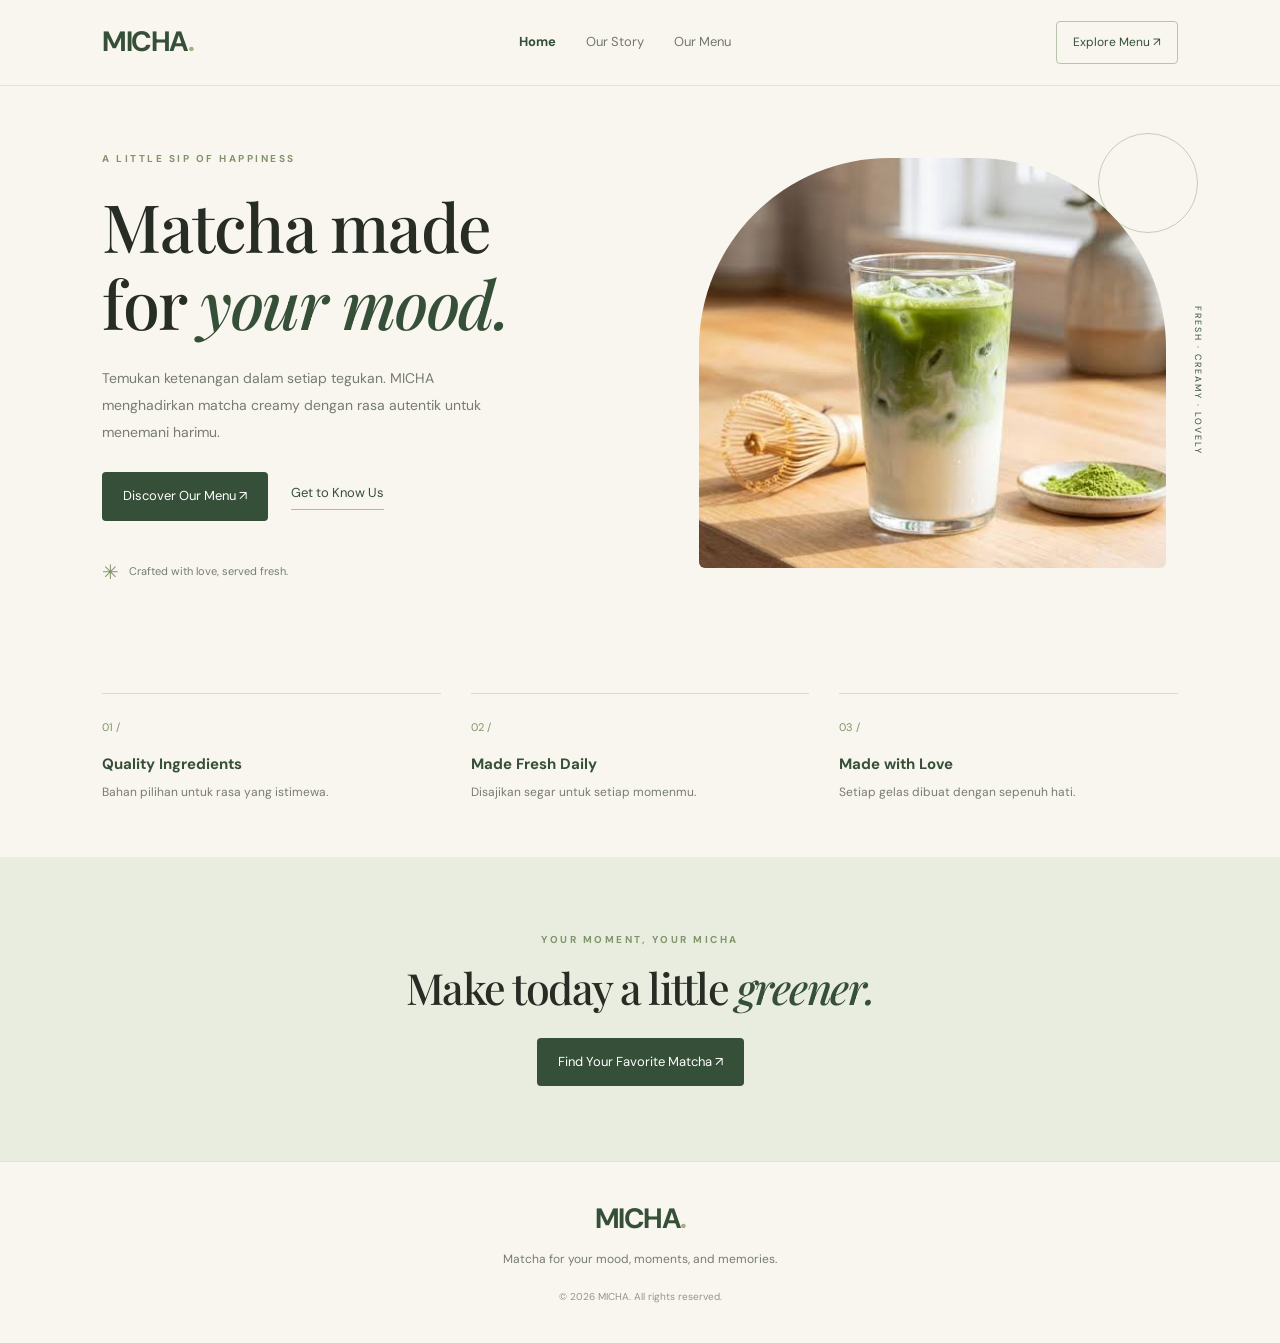
<file: index.html>
<!DOCTYPE html>
<html lang="en">
<head>
    <meta charset="UTF-8">
    <meta name="viewport" content="width=device-width, initial-scale=1.0">
    <title>MICHA for Your Mood</title>
    <link rel="stylesheet" href="style.css">
</head>
<body>

<header class="navbar">
    <a href="index.html" class="logo">MICHA<span>.</span></a>
    <nav>
        <a href="index.html" class="active">Home</a>
        <a href="profil.html">Our Story</a>
        <a href="produk.html">Our Menu</a>
    </nav>
    <a href="produk.html" class="nav-button">Explore Menu ↗</a>
</header>

<main>
    <section class="hero">
        <div class="hero-content">
            <p class="eyebrow">A LITTLE SIP OF HAPPINESS</p>
            <h1>Matcha made<br>for <span>your mood.</span></h1>
            <p class="hero-description">
                Temukan ketenangan dalam setiap tegukan.
                MICHA menghadirkan matcha creamy dengan
                rasa autentik untuk menemani harimu.
            </p>
            <div class="hero-buttons">
                <a href="produk.html" class="button-primary">Discover Our Menu ↗</a>
                <a href="profil.html" class="button-text">Get to Know Us</a>
            </div>
            <div class="hero-note">
                <span>✳</span> Crafted with love, served fresh.
            </div>
        </div>

        <div class="hero-visual">
            <div class="circle-decoration"></div>
            <img
                src="img/latte.jpeg"
                alt="Minuman matcha MICHA"
                class="hero-photo">
            <span class="vertical-text">FRESH · CREAMY · LOVELY</span>
        </div>
    </section>

    <section class="benefits">
        <div class="benefit">
            <span class="benefit-number">01 /</span>
            <h3>Quality Ingredients</h3>
            <p>Bahan pilihan untuk rasa yang istimewa.</p>
        </div>
        <div class="benefit">
            <span class="benefit-number">02 /</span>
            <h3>Made Fresh Daily</h3>
            <p>Disajikan segar untuk setiap momenmu.</p>
        </div>
        <div class="benefit">
            <span class="benefit-number">03 /</span>
            <h3>Made with Love</h3>
            <p>Setiap gelas dibuat dengan sepenuh hati.</p>
        </div>
    </section>

    <section class="home-cta">
        <p class="eyebrow">YOUR MOMENT, YOUR MICHA</p>
        <h2>Make today a little <em>greener.</em></h2>
        <a href="produk.html" class="button-primary">Find Your Favorite Matcha ↗</a>
    </section>
</main>

<footer>
    <a href="index.html" class="logo footer-logo">MICHA<span>.</span></a>
    <p>Matcha for your mood, moments, and memories.</p>
    <small>© 2026 MICHA. All rights reserved.</small>
</footer>

</body>
</html>
</file>
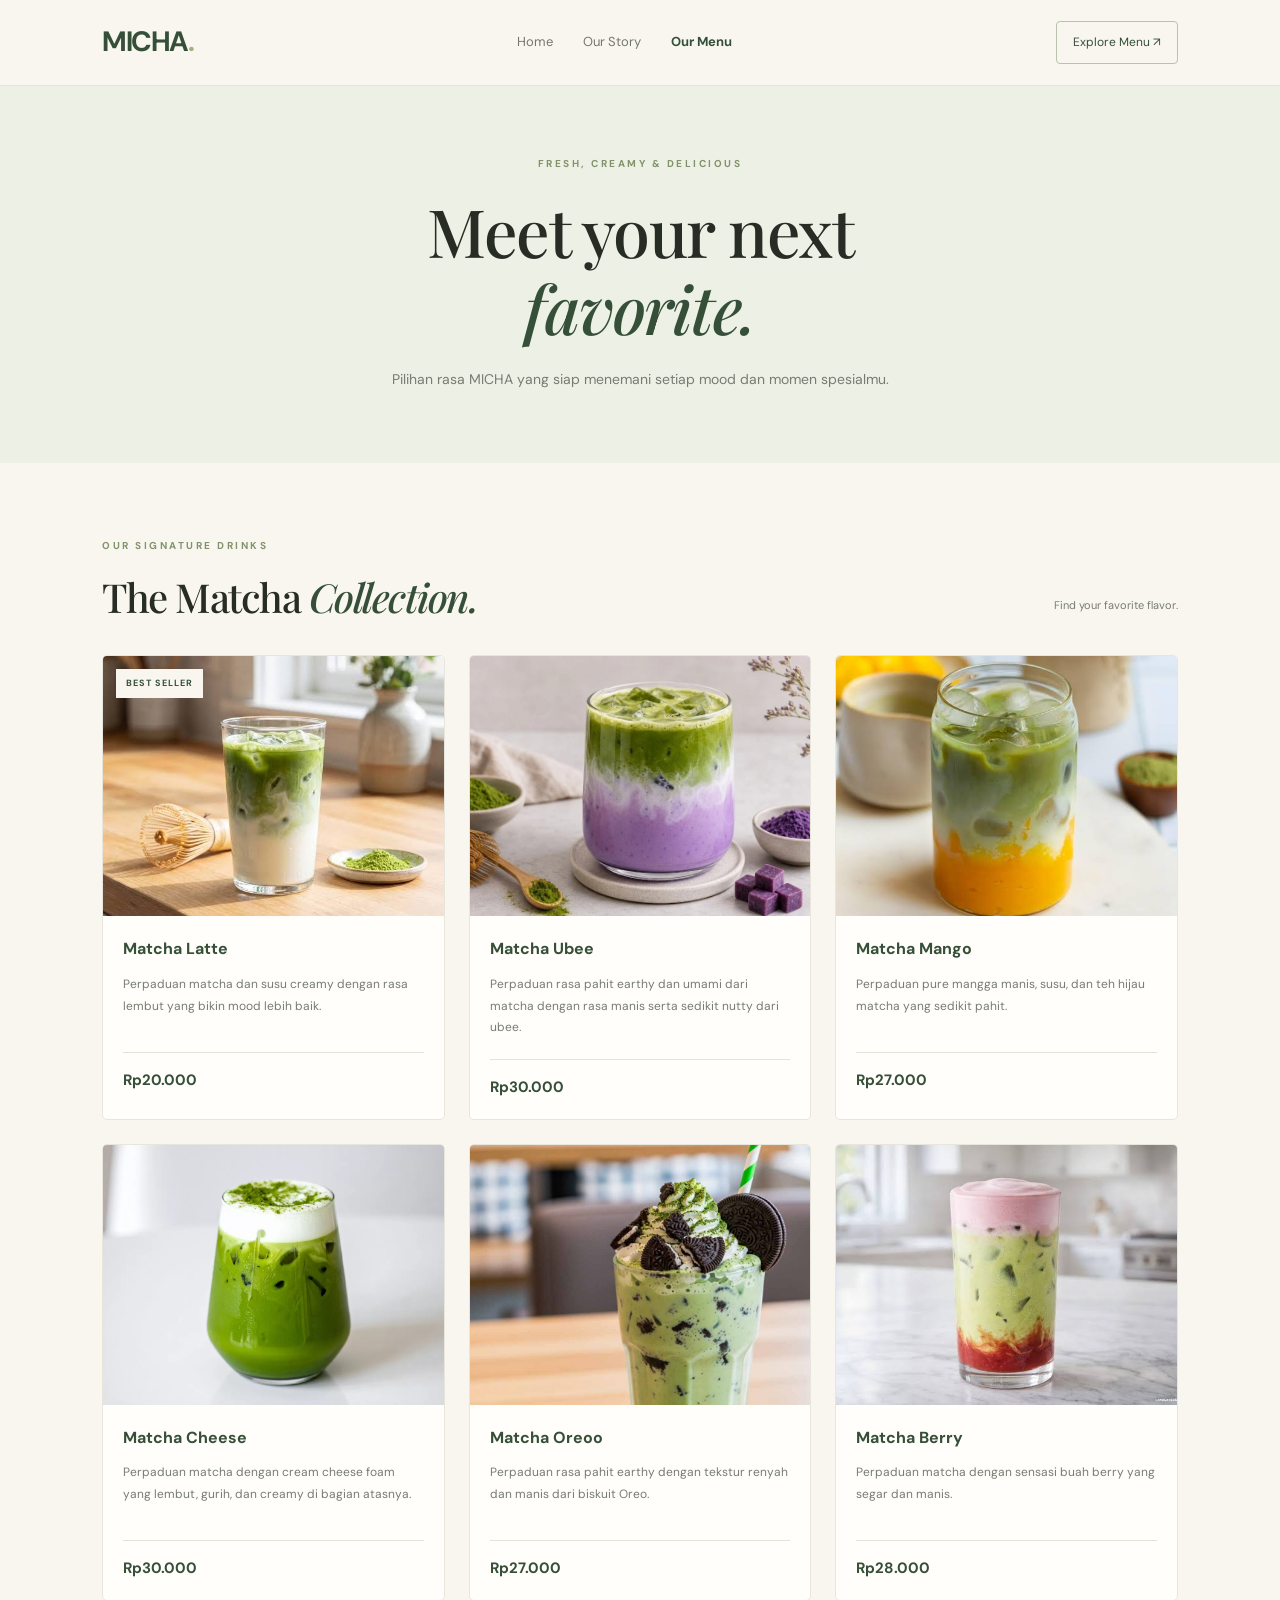
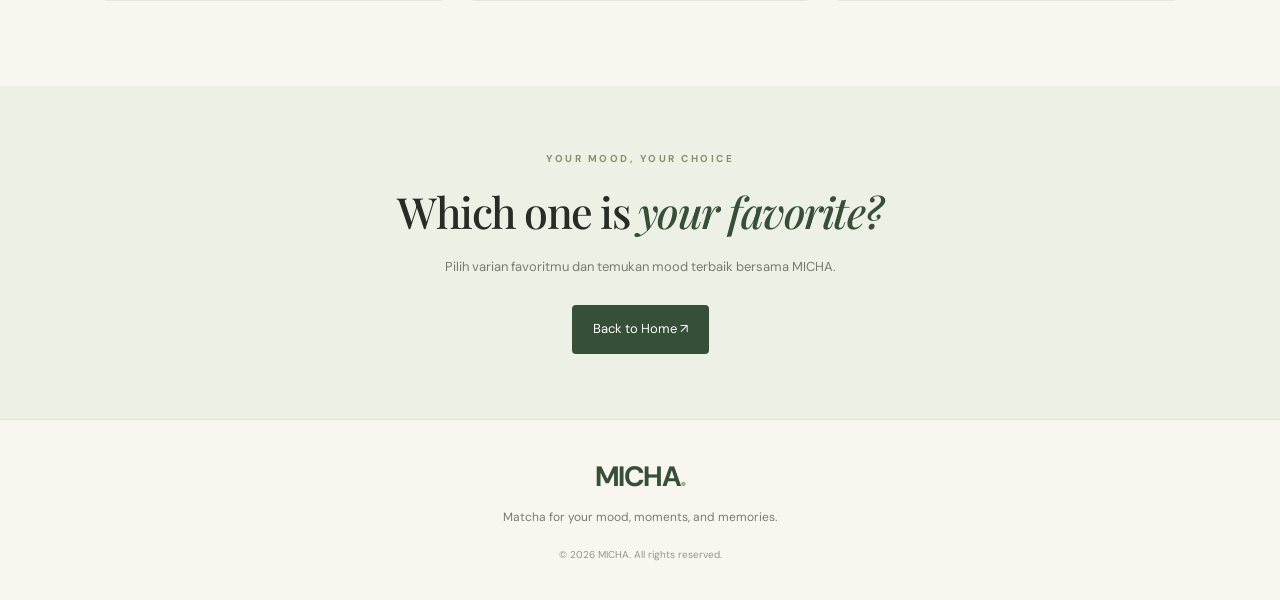
<file: produk.html>
<!DOCTYPE html>
<html lang="en">
<head>
    <meta charset="UTF-8">
    <meta name="viewport" content="width=device-width, initial-scale=1.0">
    <title>Our Menu - MICHA</title>
    <link rel="stylesheet" href="style.css">
</head>
<body>

<header class="navbar">
    <a href="index.html" class="logo">MICHA<span>.</span></a>
    <nav>
        <a href="index.html">Home</a>
        <a href="profil.html">Our Story</a>
        <a href="produk.html" class="active">Our Menu</a>
    </nav>
    <a href="#menu" class="nav-button">Explore Menu ↗</a>
</header>

<main>
    <section class="page-heading menu-heading">
        <p class="eyebrow">FRESH, CREAMY & DELICIOUS</p>
        <h1>Meet your next<br><span>favorite.</span></h1>
        <p>Pilihan rasa MICHA yang siap menemani
        setiap mood dan momen spesialmu.</p>
    </section>

    <section class="menu-section" id="menu">
        <div class="menu-top">
            <div>
                <p class="eyebrow">OUR SIGNATURE DRINKS</p>
                <h2>The Matcha <em>Collection.</em></h2>
            </div>
            <p class="menu-caption">Find your favorite flavor.</p>
        </div>

        <div class="product-grid">

            <!-- MATCHA LATTE -->
            <article class="product-card">
                <div class="product-image">
                    <img
                        src="img/latte.jpeg"
                        alt="MICHA Matcha Latte">
                    <span class="product-tag">BEST SELLER</span>
                </div>
                <div class="product-info">
                    <div class="product-name">
                        <h3>Matcha Latte</h3>
                    </div>
                    <p>Perpaduan matcha dan susu creamy dengan rasa lembut yang bikin mood lebih baik.</p>
                    <div class="product-bottom">
                        <strong>Rp20.000</strong>
                    </div>
                </div>
            </article>

            <!-- MATCHA UBEE -->
            <article class="product-card">
                <div class="product-image ubee-image">
                    <img
                        src="img/ubee.jpeg"
                        alt="MICHA Matcha Ubee">
                </div>
                <div class="product-info">
                    <div class="product-name">
                        <h3>Matcha Ubee</h3>
                    </div>
                    <p>Perpaduan rasa pahit earthy dan umami dari matcha dengan rasa manis serta sedikit nutty dari ubee.</p>
                    <div class="product-bottom">
                        <strong>Rp30.000</strong>
                    </div>
                </div>
            </article>

            <!-- MATCHA MANGGO -->
            <article class="product-card">
                <div class="product-image mango-image">
                    <img
                        src="img/mangga.jpg"
                        alt="MICHA Matcha Mango">
                </div>
                <div class="product-info">
                    <div class="product-name">
                        <h3>Matcha Mango</h3>
                    </div>
                    <p>Perpaduan pure mangga manis, susu, dan teh hijau matcha yang sedikit pahit.</p>
                    <div class="product-bottom">
                        <strong>Rp27.000</strong>
                    </div>
                </div>
            </article>

            <!-- MATCHA CHEESE -->
            <article class="product-card">
                <div class="product-image cheese-image">
                    <img
                        src="img/cheesee.webp"
                        alt="MICHA Matcha Cheese">
                </div>
                <div class="product-info">
                    <div class="product-name">
                        <h3>Matcha Cheese</h3>
                    </div>
                    <p>Perpaduan matcha dengan cream cheese foam yang lembut, gurih, dan creamy di bagian atasnya.</p>
                    <div class="product-bottom">
                        <strong>Rp30.000</strong>
                    </div>
                </div>
            </article>

            <!-- MATCHA OREO -->
            <article class="product-card">
                <div class="product-image oreo-image">
                    <img
                        src="img/oreo.jpg"
                        alt="MICHA Matcha Oreo">
                </div>
                <div class="product-info">
                    <div class="product-name">
                        <h3>Matcha Oreoo</h3>
                    </div>
                    <p>Perpaduan rasa pahit earthy dengan tekstur renyah dan manis dari biskuit Oreo.</p>
                    <div class="product-bottom">
                        <strong>Rp27.000</strong>
                    </div>
                </div>
            </article>

            <!-- MATCHA BERRY -->
            <article class="product-card">
                <div class="product-image berry-image">
                    <img
                        src="img/berry.jpeg"
                        alt="MICHA Matcha Berry">
                </div>
                <div class="product-info">
                    <div class="product-name">
                        <h3>Matcha Berry</h3>
                    </div>
                    <p>Perpaduan matcha dengan sensasi buah berry yang segar dan manis.</p>
                    <div class="product-bottom">
                        <strong>Rp28.000</strong>
                    </div>
                </div>
            </article>

        </div>
    </section>

    <section class="order-info" id="order-info">
        <p class="eyebrow">YOUR MOOD, YOUR CHOICE</p>
        <h2>Which one is <em>your favorite?</em></h2>
        <p>Pilih varian favoritmu dan temukan mood terbaik
        bersama MICHA.</p>
        <a href="index.html" class="button-primary">Back to Home ↗</a>
    </section>
</main>

<footer>
    <a href="index.html" class="logo footer-logo">MICHA<span>.</span></a>
    <p>Matcha for your mood, moments, and memories.</p>
    <small>© 2026 MICHA. All rights reserved.</small>
</footer>

</body>
</html>
</file>
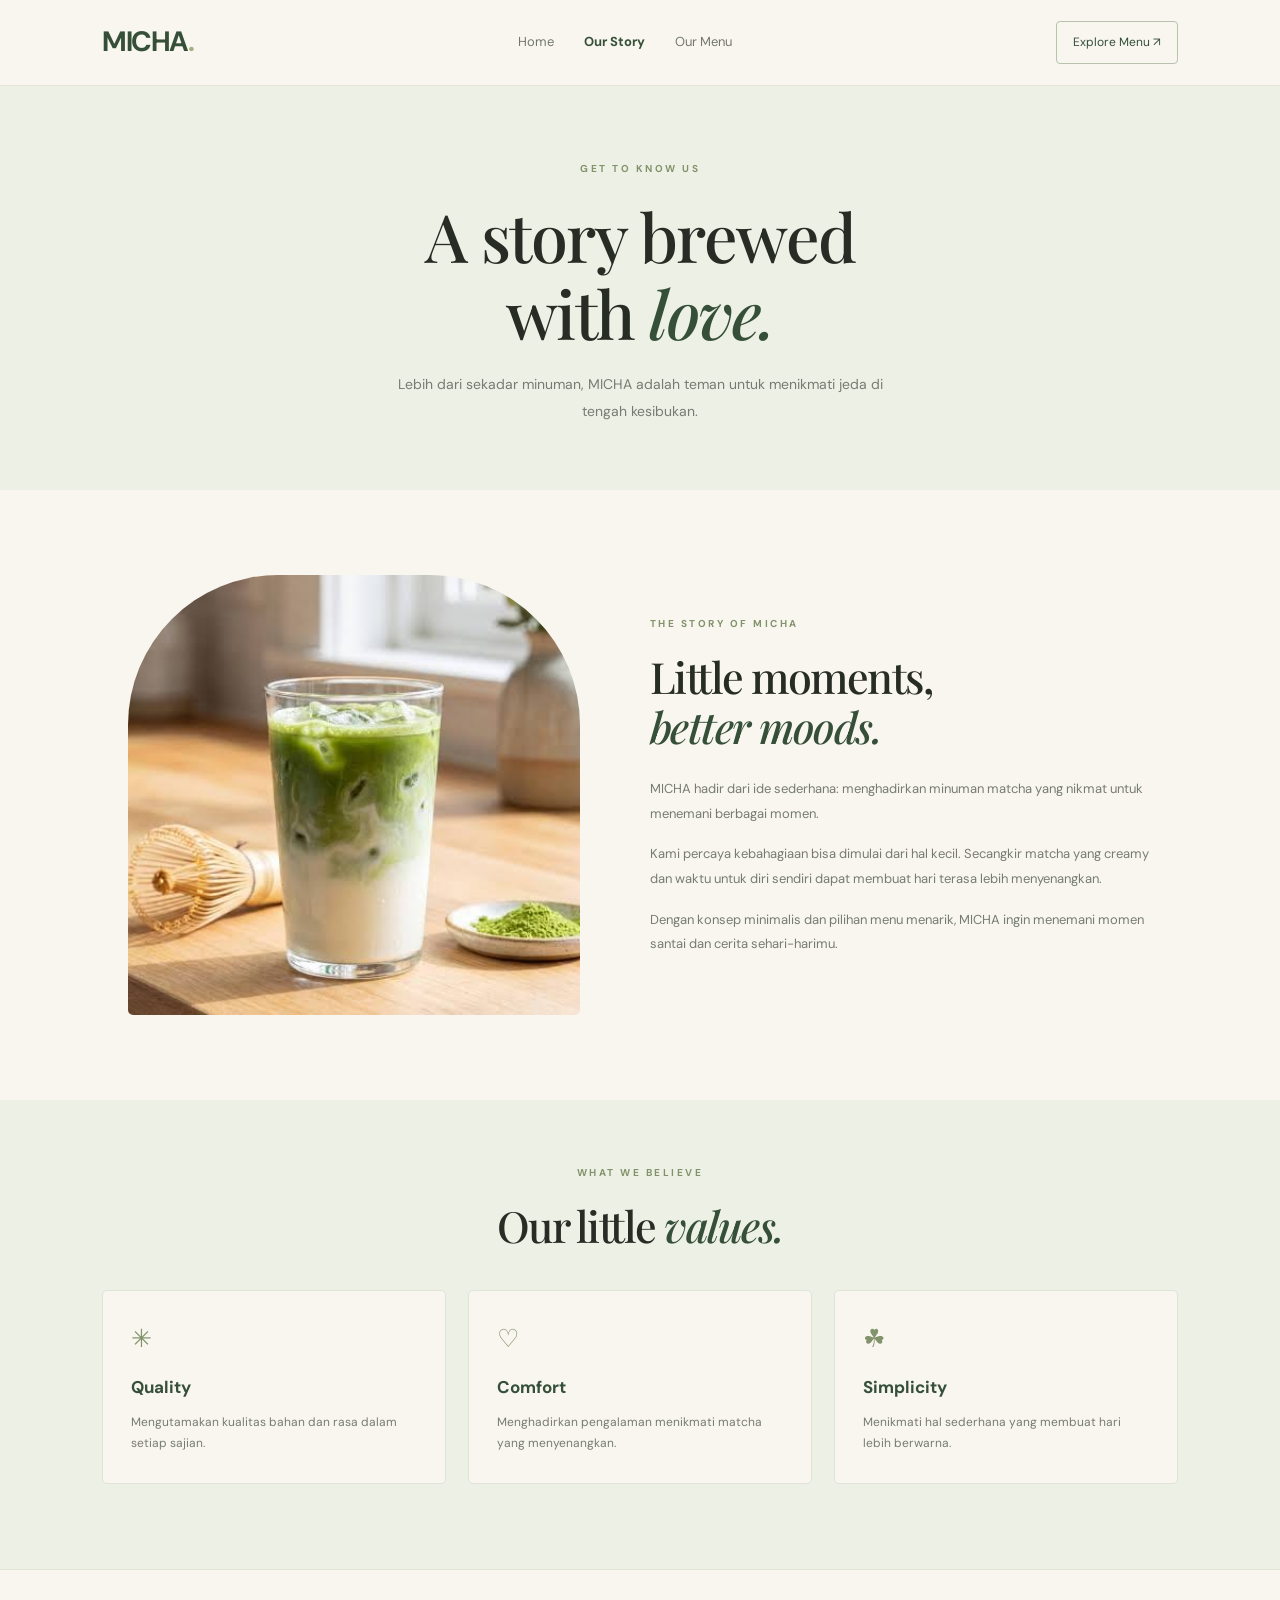
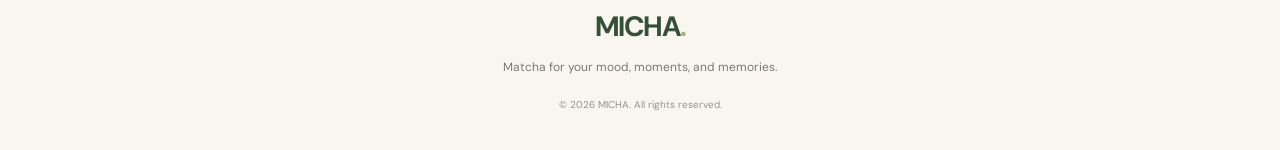
<file: profil.html>
<!DOCTYPE html>
<html lang="id">
<head>
    <meta charset="UTF-8">
    <meta name="viewport" content="width=device-width, initial-scale=1.0">
    <title>Our Story - MICHA</title>
    <link rel="stylesheet" href="style.css">
</head>
<body>

<header class="navbar">
    <a href="index.html" class="logo">MICHA<span>.</span></a>
    <nav>
        <a href="index.html">Home</a>
        <a href="profil.html" class="active">Our Story</a>
        <a href="produk.html">Our Menu</a>
    </nav>
    <a href="produk.html" class="nav-button">Explore Menu ↗</a>
</header>

<main>
    <section class="page-heading">
        <p class="eyebrow">GET TO KNOW US</p>
        <h1>A story brewed<br>with <span>love.</span></h1>
        <p>Lebih dari sekadar minuman, MICHA adalah teman
        untuk menikmati jeda di tengah kesibukan.</p>
    </section>

    <section class="story-section">
        <div class="story-image">
            <img
                src="img/latte.jpeg"
                alt="Minuman matcha MICHA">
        </div>

        <div class="story-content">
            <p class="eyebrow">THE STORY OF MICHA</p>
            <h2>Little moments,<br><em>better moods.</em></h2>
            <p>MICHA hadir dari ide sederhana: menghadirkan
            minuman matcha yang nikmat untuk menemani berbagai momen.</p>
            <p>Kami percaya kebahagiaan bisa dimulai dari hal kecil.
            Secangkir matcha yang creamy dan waktu untuk diri sendiri
            dapat membuat hari terasa lebih menyenangkan.</p>
            <p>Dengan konsep minimalis dan pilihan menu menarik,
            MICHA ingin menemani momen santai dan cerita sehari-harimu.</p>
        </div>
    </section>

    <section class="values-section">
        <div class="section-title">
            <p class="eyebrow">WHAT WE BELIEVE</p>
            <h2>Our little <em>values.</em></h2>
        </div>

        <div class="values-grid">
            <article class="value-card">
                <span>✳</span>
                <h3>Quality</h3>
                <p>Mengutamakan kualitas bahan dan rasa dalam setiap sajian.</p>
            </article>

            <article class="value-card">
                <span>♡</span>
                <h3>Comfort</h3>
                <p>Menghadirkan pengalaman menikmati matcha yang menyenangkan.</p>
            </article>

            <article class="value-card">
                <span>☘</span>
                <h3>Simplicity</h3>
                <p>Menikmati hal sederhana yang membuat hari lebih berwarna.</p>
            </article>
        </div>
    </section>
</main>

<footer>
    <a href="index.html" class="logo footer-logo">MICHA<span>.</span></a>
    <p>Matcha for your mood, moments, and memories.</p>
    <small>© 2026 MICHA. All rights reserved.</small>
</footer>

</body>
</html>
</file>
<file: style.css>
@import url('https://fonts.googleapis.com/css2?family=DM+Sans:wght@400;500;600;700&family=Playfair+Display:ital,wght@0,500;0,600;0,700;1,500;1,600&display=swap');

:root {
    --green: #354f38;
    --green-light: #82936b;
    --cream: #f8f6ef;
    --white: #ffffff;
    --dark: #272c25;
    --muted: #777c72;
    --border: #e4e3d8;
}

* {
    margin: 0;
    padding: 0;
    box-sizing: border-box;
}

html {
    scroll-behavior: smooth;
}

body {
    font-family: 'DM Sans', sans-serif;
    background: var(--cream);
    color: var(--dark);
    line-height: 1.6;
}

img {
    max-width: 100%;
}

a {
    -webkit-tap-highlight-color: transparent;
}

/* NAVIGATION */

.navbar {
    min-height: 86px;
    padding: 20px 8%;
    display: flex;
    justify-content: space-between;
    align-items: center;
    gap: 25px;
    border-bottom: 1px solid var(--border);
    background: var(--cream);
}

.logo {
    color: var(--green);
    font-size: 28px;
    font-weight: 700;
    letter-spacing: -1.5px;
    text-decoration: none;
}

.logo span {
    color: #a2b184;
}

.navbar nav {
    display: flex;
    align-items: center;
    flex-wrap: wrap;
    gap: 30px;
}

.navbar nav a {
    text-decoration: none;
    color: #73786e;
    font-size: 13px;
    transition: color 0.2s;
}

.navbar nav a:hover,
.navbar nav a.active {
    color: var(--green);
    font-weight: 700;
}

.nav-button {
    display: inline-block;
    color: var(--green);
    border: 1px solid #b9c2ad;
    padding: 11px 16px;
    text-decoration: none;
    font-size: 12px;
    border-radius: 4px;
    transition: 0.2s;
}

.nav-button:hover {
    background: var(--green);
    color: white;
}

/* BUTTONS */

.button-primary {
    display: inline-block;
    background: var(--green);
    color: white;
    text-decoration: none;
    padding: 14px 21px;
    font-size: 13px;
    border-radius: 4px;
    transition: 0.25s;
}

.button-primary:hover {
    background: #243a28;
    transform: translateY(-2px);
}

.button-text {
    color: var(--green);
    text-decoration: none;
    font-size: 13px;
    border-bottom: 1px solid #aeb9a3;
    padding-bottom: 5px;
}

/* GENERAL TEXT */

.eyebrow {
    color: var(--green-light);
    font-size: 10px;
    font-weight: 700;
    letter-spacing: 2.5px;
    margin-bottom: 20px;
}

h1,
h2 {
    font-family: 'Playfair Display', serif;
    font-weight: 500;
    line-height: 1.16;
    letter-spacing: -1.5px;
}

h1 {
    font-size: clamp(42px, 5.2vw, 70px);
}

h1 span,
h2 em {
    color: var(--green);
    font-style: italic;
}

h2 {
    font-size: clamp(30px, 3.4vw, 43px);
}

/* HOME HERO */

.hero {
    min-height: 560px;
    padding: 65px 8% 70px;
    display: grid;
    grid-template-columns: 1fr 0.9fr;
    align-items: center;
    gap: 65px;
}

.hero-content h1 {
    margin-bottom: 24px;
}

.hero-description {
    max-width: 420px;
    color: var(--muted);
    font-size: 14px;
    line-height: 1.9;
    margin-bottom: 27px;
}

.hero-buttons {
    display: flex;
    align-items: center;
    flex-wrap: wrap;
    gap: 23px;
}

.hero-note {
    display: flex;
    align-items: center;
    gap: 10px;
    color: var(--muted);
    font-size: 11px;
    margin-top: 35px;
}

.hero-note span {
    color: var(--green-light);
    font-size: 20px;
}

.hero-visual {
    position: relative;
    padding: 0 12px 12px 0;
}

.circle-decoration {
    position: absolute;
    top: -25px;
    right: -20px;
    width: 100px;
    height: 100px;
    border: 1px solid #c6cdb7;
    border-radius: 50%;
}

.hero-photo {
    position: relative;
    display: block;
    width: 100%;
    height: 410px;
    object-fit: cover;
    border-radius: 190px 190px 6px 6px;
    background: #e1e7d7;
}

.floating-card {
    position: absolute;
    bottom: 35px;
    left: -35px;
    display: flex;
    align-items: center;
    gap: 13px;
    background: white;
    padding: 15px 19px;
    border-radius: 5px;
    box-shadow: 0 12px 35px #243a2815;
}

.matcha-icon {
    color: var(--green);
    font-size: 27px;
}

.floating-card strong {
    font-size: 12px;
}

.floating-card p {
    font-size: 10px;
    color: var(--muted);
    margin-top: 3px;
}

.vertical-text {
    position: absolute;
    right: -27px;
    top: 35%;
    writing-mode: vertical-rl;
    font-size: 9px;
    letter-spacing: 2px;
    color: var(--green);
}

/* BENEFITS */

.benefits {
    padding: 35px 8% 55px;
    display: grid;
    grid-template-columns: repeat(3, 1fr);
    gap: 30px;
}

.benefit {
    border-top: 1px solid #d8dbcf;
    padding-top: 19px;
}

.benefit-number {
    font-size: 11px;
    color: var(--green-light);
}

.benefit h3 {
    color: var(--green);
    font-size: 15px;
    margin: 13px 0 7px;
}

.benefit p {
    color: var(--muted);
    font-size: 12px;
}

/* CTA SECTION */

.home-cta {
    text-align: center;
    padding: 75px 8%;
    background: #e9eddf;
}

.home-cta h2 {
    margin-bottom: 25px;
}

.home-cta .eyebrow {
    margin-bottom: 15px;
}

/* PAGE HEADING */

.page-heading {
    padding: 75px 8% 65px;
    text-align: center;
    background: #edf0e5;
}

.page-heading h1 {
    margin-bottom: 20px;
}

.page-heading > p:last-child {
    max-width: 530px;
    margin: 0 auto;
    color: var(--muted);
    font-size: 14px;
    line-height: 1.9;
}

/* PROFILE PAGE */

.story-section {
    padding: 85px 10%;
    display: grid;
    grid-template-columns: 0.9fr 1fr;
    align-items: center;
    gap: 70px;
}

.story-image img {
    display: block;
    width: 100%;
    height: 440px;
    object-fit: cover;
    border-radius: 150px 150px 5px 5px;
}

.story-content h2 {
    margin-bottom: 25px;
}

.story-content > p:not(.eyebrow) {
    color: var(--muted);
    font-size: 13px;
    line-height: 1.9;
    margin-bottom: 16px;
}

.values-section {
    padding: 65px 8% 85px;
    background: #edf0e5;
}

.section-title {
    text-align: center;
    margin-bottom: 40px;
}

.values-grid {
    display: grid;
    grid-template-columns: repeat(3, 1fr);
    gap: 22px;
}

.value-card {
    padding: 28px;
    background: var(--cream);
    border: 1px solid #e0e4d6;
    border-radius: 5px;
}

.value-card > span {
    color: var(--green-light);
    font-size: 25px;
}

.value-card h3 {
    color: var(--green);
    margin: 15px 0 10px;
    font-size: 17px;
}

.value-card p {
    color: var(--muted);
    font-size: 12px;
    line-height: 1.8;
}

/* MENU PAGE */

.menu-heading {
    padding-top: 70px;
    padding-bottom: 70px;
}

.menu-section {
    padding: 75px 8% 85px;
}

.menu-top {
    display: flex;
    justify-content: space-between;
    align-items: end;
    gap: 20px;
    margin-bottom: 35px;
}

.menu-top h2 {
    font-size: clamp(28px, 3.2vw, 40px);
}

.menu-caption {
    color: var(--muted);
    font-size: 11px;
    padding-bottom: 6px;
}

.product-grid {
    display: grid;
    grid-template-columns: repeat(3, minmax(0, 1fr));
    gap: 24px;
}

.product-card {
    min-width: 0;
    background: #fffefa;
    border: 1px solid #e8e6dc;
    border-radius: 5px;
    overflow: hidden;
    transition: transform 0.25s, box-shadow 0.25s;
}

.product-card:hover {
    transform: translateY(-5px);
    box-shadow: 0 15px 35px #243a2810;
}

.product-image {
    position: relative;
    background: #e6eadc;
}

.product-image img {
    display: block;
    width: 100%;
    height: 260px;
    object-fit: cover;
}

.product-tag {
    position: absolute;
    top: 13px;
    left: 13px;
    padding: 7px 10px;
    background: var(--cream);
    color: var(--green);
    font-size: 9px;
    font-weight: 700;
    letter-spacing: 1px;
}

.product-info {
    padding: 20px;
}

.product-name {
    display: flex;
    align-items: center;
    justify-content: space-between;
    gap: 10px;
}

.product-name h3 {
    font-size: 16px;
    color: var(--green);
}

.product-name span {
    color: #a2ad91;
    font-size: 11px;
}

.product-info > p {
    min-height: 58px;
    color: var(--muted);
    font-size: 12px;
    line-height: 1.8;
    margin: 12px 0 20px;
}

.product-bottom {
    display: flex;
    align-items: center;
    justify-content: space-between;
    padding-top: 15px;
    border-top: 1px solid var(--border);
}

.product-bottom strong {
    color: var(--green);
    font-size: 15px;
}

.product-bottom a {
    display: grid;
    place-items: center;
    width: 33px;
    height: 33px;
    border: 1px solid #c9d0bf;
    border-radius: 50%;
    color: var(--green);
    text-decoration: none;
    transition: 0.2s;
}

.product-bottom a:hover {
    background: var(--green);
    color: white;
}

/* ORDER INFORMATION */

.order-info {
    text-align: center;
    padding: 65px 8%;
    background: #edf0e5;
}

.order-info h2 {
    margin-bottom: 18px;
}

.order-info > p:not(.eyebrow) {
    max-width: 540px;
    margin: 0 auto 25px;
    color: var(--muted);
    font-size: 13px;
    line-height: 1.9;
}

/* FOOTER */

footer {
    padding: 35px 8%;
    text-align: center;
    border-top: 1px solid var(--border);
}

.footer-logo {
    display: inline-block;
    margin-bottom: 8px;
}

footer p {
    color: var(--muted);
    font-size: 12px;
    margin-bottom: 13px;
}

footer small {
    color: #92968c;
    font-size: 10px;
}

/* RESPONSIVE DESIGN */

@media (max-width: 900px) {
    .navbar {
        padding-left: 5%;
        padding-right: 5%;
        flex-wrap: wrap;
    }

    .navbar nav {
        gap: 18px;
    }

    .hero {
        padding-left: 6%;
        padding-right: 6%;
        gap: 35px;
    }

    .story-section {
        padding-left: 6%;
        padding-right: 6%;
        gap: 35px;
    }

    .product-grid {
        gap: 15px;
    }

    .product-image img {
        height: 220px;
    }

    .product-info {
        padding: 15px;
    }
}

@media (max-width: 650px) {
    .navbar {
        padding: 20px 6%;
        gap: 16px;
    }

    .navbar nav {
        width: 100%;
        order: 3;
        gap: 22px;
    }

    .nav-button {
        margin-left: auto;
    }

    .hero {
        grid-template-columns: 1fr;
        padding: 50px 7%;
        gap: 45px;
    }

    .hero-photo {
        height: 350px;
    }

    .floating-card {
        left: -5px;
        bottom: 25px;
    }

    .vertical-text {
        right: -15px;
    }

    .benefits {
        grid-template-columns: 1fr;
        padding: 25px 7% 45px;
        gap: 22px;
    }

    .page-heading {
        padding: 55px 7%;
    }

    .story-section {
        grid-template-columns: 1fr;
        padding: 50px 7%;
        gap: 35px;
    }

    .story-image img {
        height: 350px;
    }

    .values-section {
        padding: 50px 7%;
    }

    .values-grid {
        grid-template-columns: 1fr;
    }

    .menu-section {
        padding: 50px 6%;
    }

    .menu-top {
        align-items: flex-start;
        flex-direction: column;
        gap: 10px;
    }

    .product-grid {
        grid-template-columns: 1fr;
        gap: 25px;
    }

    .product-image img {
        height: 300px;
    }

    .product-info {
        padding: 20px;
    }

    .product-info > p {
        min-height: auto;
    }

    .home-cta,
    .order-info {
        padding: 55px 7%;
    }
}
</file>
